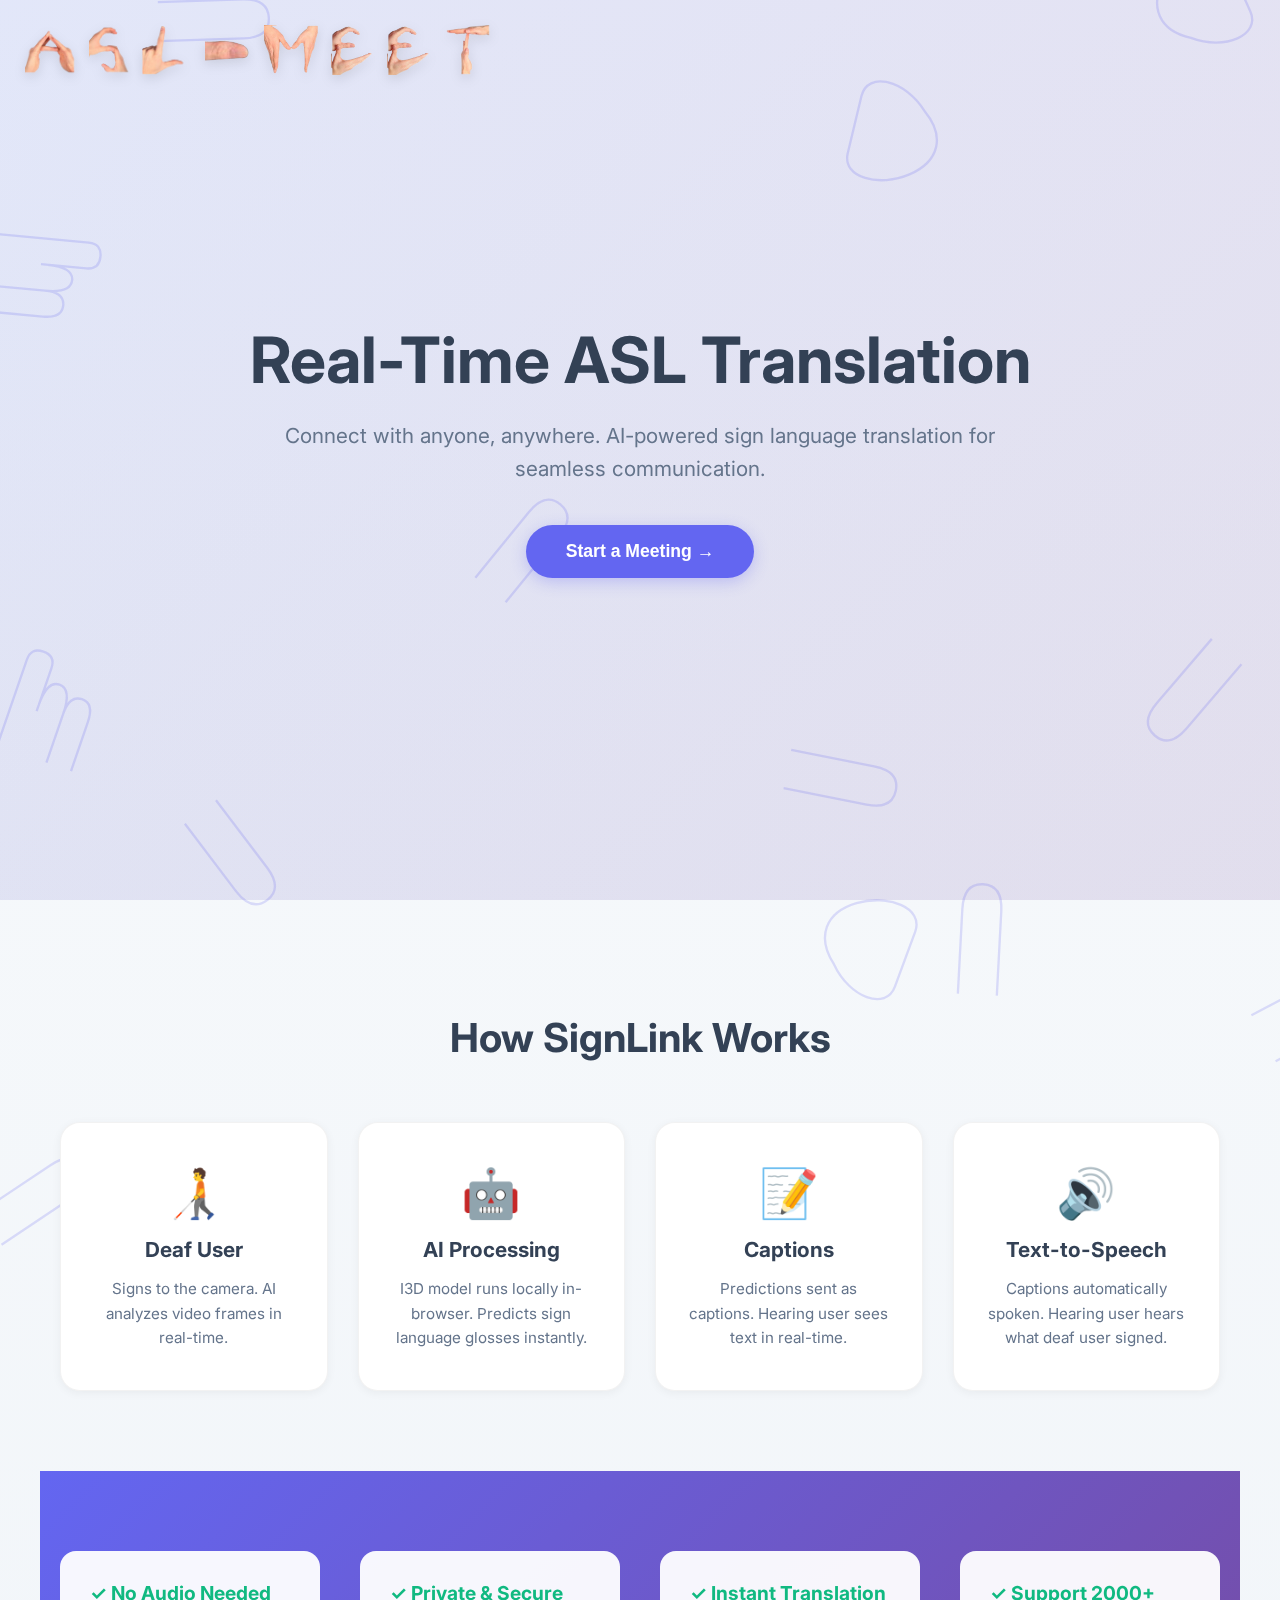
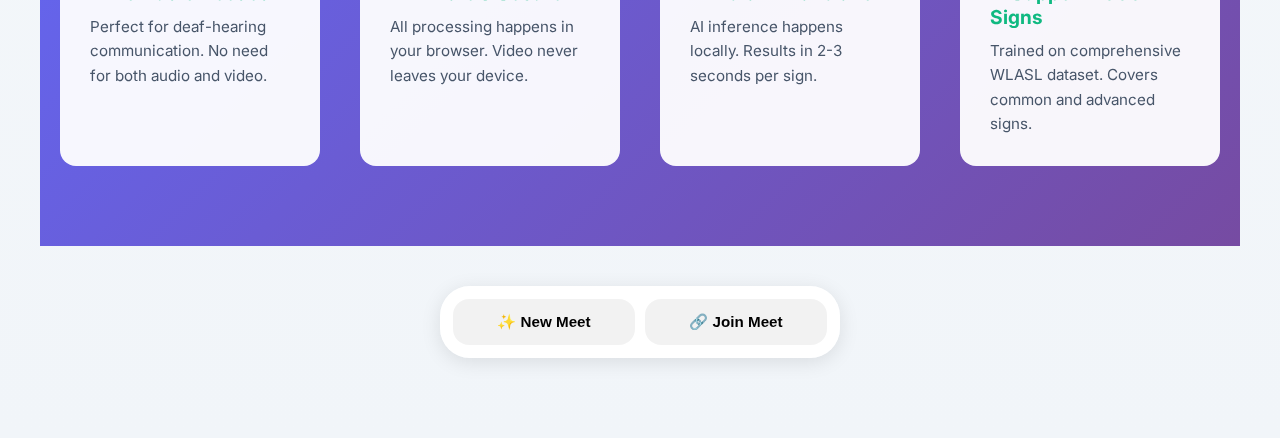
<file: index.html>
<!DOCTYPE html>
<html>
<head>
  <meta charset="UTF-8">
  <meta name="viewport" content="width=device-width, initial-scale=1.0">
  <title>SignLink - Real-time ASL Translation</title>
  <style>
    body { margin: 0; padding: 0; background: #0f0f0f; }
    .loading { 
      display: flex; 
      justify-content: center; 
      align-items: center; 
      height: 100vh; 
      color: white; 
      font-family: system-ui; 
      font-size: 20px;
    }
  </style>
</head>
<body>
  <div class="loading">Loading SignLink...</div>
  <script>
    // Redirect to home page
    setTimeout(() => {
      window.location.href = '/home/index.html';
    }, 100);
  </script>
</body>
</html>
</file>
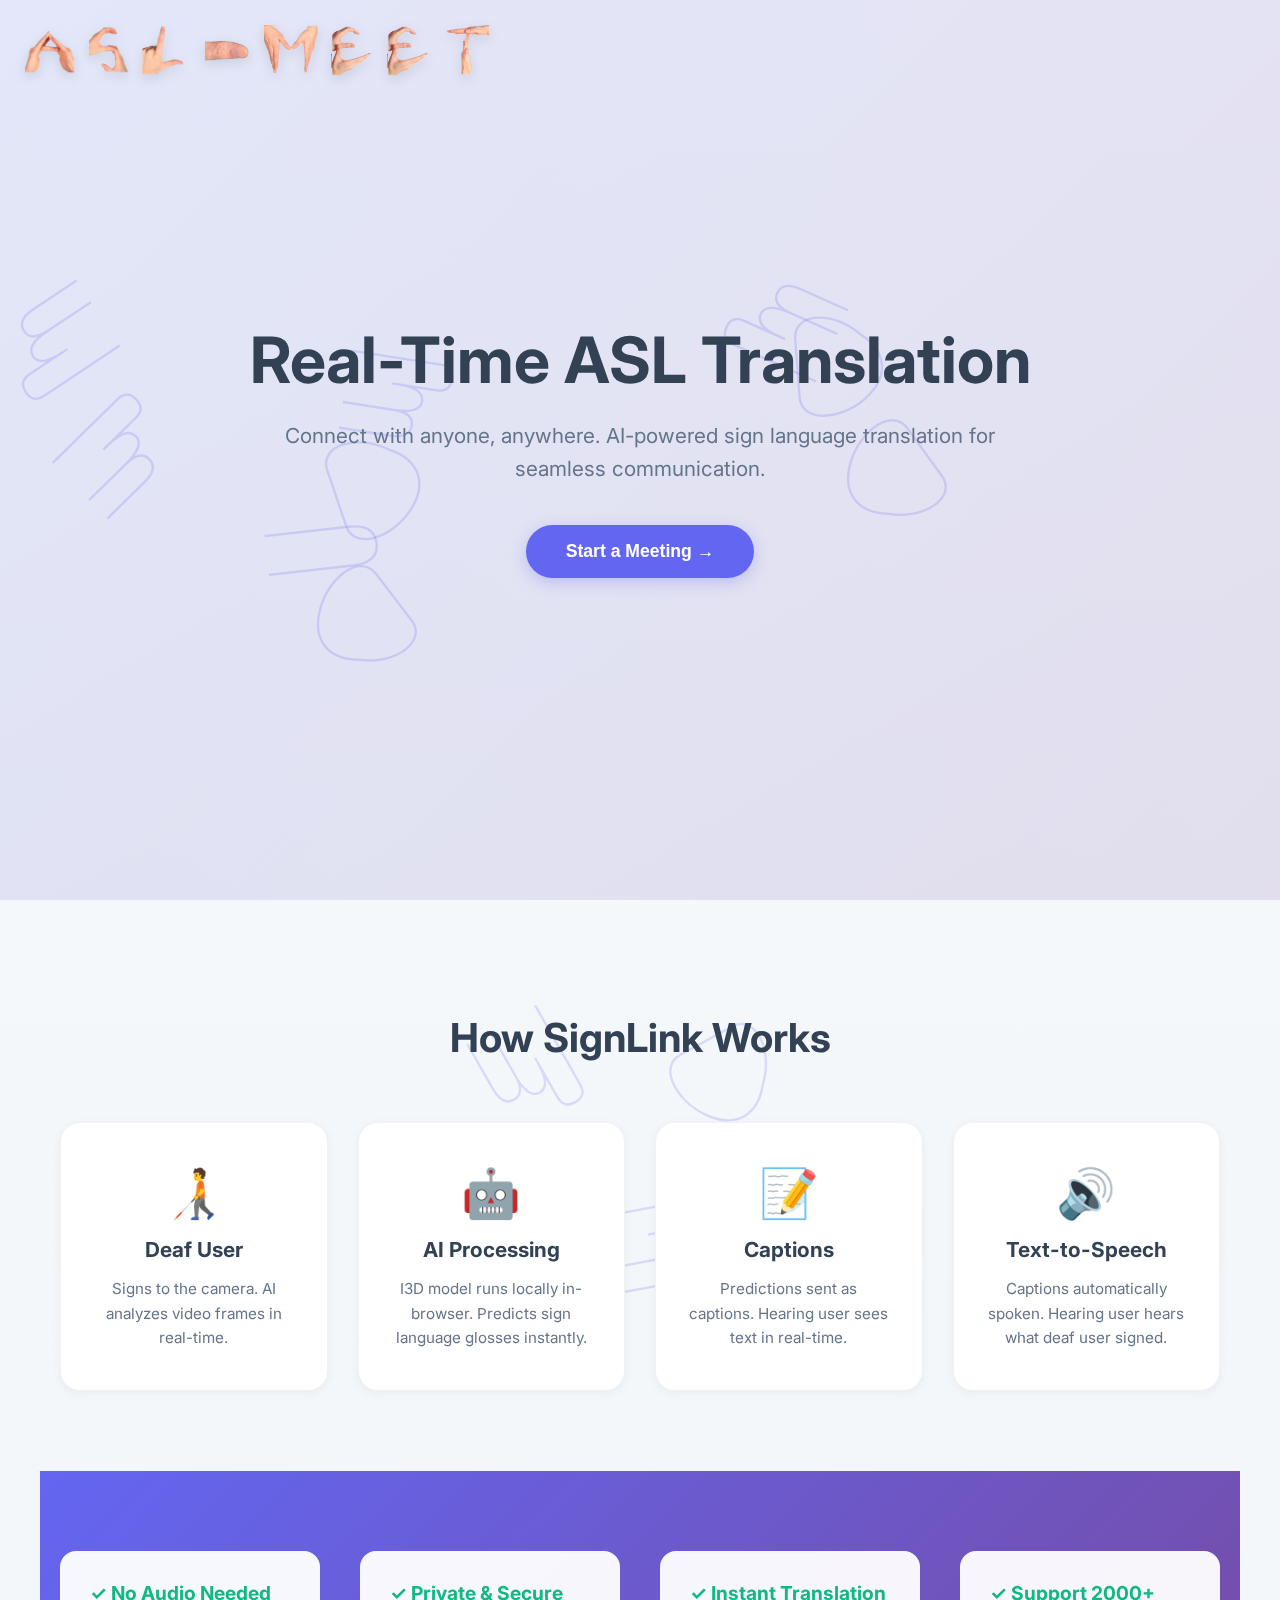
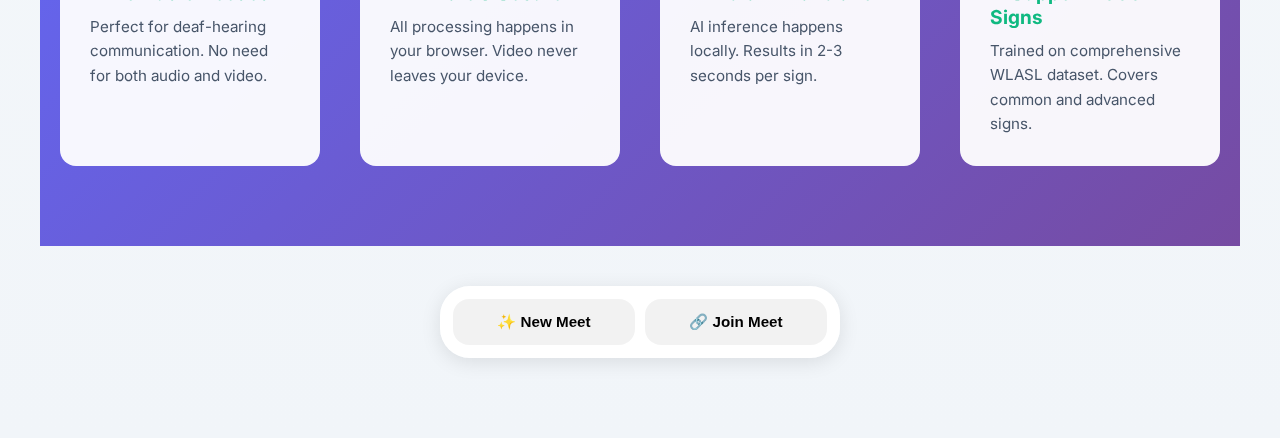
<file: home/index.html>
<!DOCTYPE html>
<html lang="en">
<head>
    <meta charset="UTF-8">
    <meta name="viewport" content="width=device-width, initial-scale=1.0">
    <title>SignLink | Real-time ASL Translation</title>
    <link rel="stylesheet" href="/home/style.css">
    <link href="https://fonts.googleapis.com/css2?family=Inter:wght@400;600;700&display=swap" rel="stylesheet">
</head>
<body>
    <div class="top-left-branding">
        <img src="/home/A.png">
        <img src="/home/S.png">
        <img src="/home/L.png">
        <img src="/home/Hyphen.png" style="height: 30px; transform: translateY(11px);">
        <img src="/home/M.png">
        <img src="/home/E.png">
        <img src="/home/E.png">
        <img src="/home/T.png">
    </div>

    <div class="bright-aurora"></div>
    <div class="hand-canvas" id="handCanvas"></div>

    <!-- Hero Section -->
    <div class="hero-section">
        <div class="hero-content">
            <h1 class="hero-title">Real-Time ASL Translation</h1>
            <p class="hero-subtitle">Connect with anyone, anywhere. AI-powered sign language translation for seamless communication.</p>
            <button class="cta-button hover-float" onclick="scrollToMeet()">Start a Meeting →</button>
        </div>
    </div>

    <!-- How It Works Section -->
    <div class="how-it-works">
        <h2>How SignLink Works</h2>
        <div class="features-grid">
            <div class="feature-card">
                <div class="feature-icon">🧑‍🦯</div>
                <h3>Deaf User</h3>
                <p>Signs to the camera. AI analyzes video frames in real-time.</p>
            </div>
            <div class="feature-card">
                <div class="feature-icon">🤖</div>
                <h3>AI Processing</h3>
                <p>I3D model runs locally in-browser. Predicts sign language glosses instantly.</p>
            </div>
            <div class="feature-card">
                <div class="feature-icon">📝</div>
                <h3>Captions</h3>
                <p>Predictions sent as captions. Hearing user sees text in real-time.</p>
            </div>
            <div class="feature-card">
                <div class="feature-icon">🔊</div>
                <h3>Text-to-Speech</h3>
                <p>Captions automatically spoken. Hearing user hears what deaf user signed.</p>
            </div>
        </div>
    </div>

    <!-- Key Benefits Section -->
    <div class="benefits-section">
        <div class="benefit-item">
            <h3>✓ No Audio Needed</h3>
            <p>Perfect for deaf-hearing communication. No need for both audio and video.</p>
        </div>
        <div class="benefit-item">
            <h3>✓ Private & Secure</h3>
            <p>All processing happens in your browser. Video never leaves your device.</p>
        </div>
        <div class="benefit-item">
            <h3>✓ Instant Translation</h3>
            <p>AI inference happens locally. Results in 2-3 seconds per sign.</p>
        </div>
        <div class="benefit-item">
            <h3>✓ Support 2000+ Signs</h3>
            <p>Trained on comprehensive WLASL dataset. Covers common and advanced signs.</p>
        </div>
    </div>

    <!-- Main Card for Meet Selection -->
    <div class="central-card" id="mainCard" style="margin-top: 40px;">
        <div class="tab-header">
            <button class="tab-btn hover-float" id="newTab" onclick="switchTab('new')">✨ New Meet</button>
            <button class="tab-btn hover-float" id="joinTab" onclick="switchTab('join')">🔗 Join Meet</button>
        </div>

        <div class="expansion-slot" id="expansionSlot">
            <div class="content-wrapper">
                <div class="input-group">
                    <label>Display Name</label>
                    <input type="text" id="userName" placeholder="Your name...">
                </div>

                <div id="newSection" class="flow-content hidden">
                    <label>Meeting ID</label>
                    <div class="id-container">
                        <span id="displayId">...</span>
                        <button class="circle-copy-btn hover-float" onclick="copyId()">
                            <svg viewBox="0 0 24 24" width="16" height="16" stroke="currentColor" stroke-width="3" fill="none"><rect x="9" y="9" width="13" height="13" rx="2" ry="2"></rect><path d="M5 15H4a2 2 0 0 1-2-2V4a2 2 0 0 1 2-2h9a2 2 0 0 1 2 2v1"></path></svg>
                        </button>
                    </div>
                </div>

                <div id="joinSection" class="flow-content hidden">
                    <label>Enter Code</label>
                    <input
                        type="text"
                        id="joinInput"
                        placeholder="XXXXXX"
                        maxlength="6"
                        oninput="this.value = this.value.toUpperCase()"
                        />
                </div>

                <div class="toggle-container">
                    <span>Deaf?</span>
                    <label class="switch">
                        <input type="checkbox" id="deafToggle">
                        <span class="slider round"></span>
                    </label>
                </div>

                <button class="main-submit-btn hover-float" id="submitBtn" onclick="handleFinalize()">Start Meeting</button>
            </div>
        </div>
    </div>

    <div id="toast-container" class="toast-container"></div>
    <script src="/home/script.js"></script>
</body>
</html>
</file>
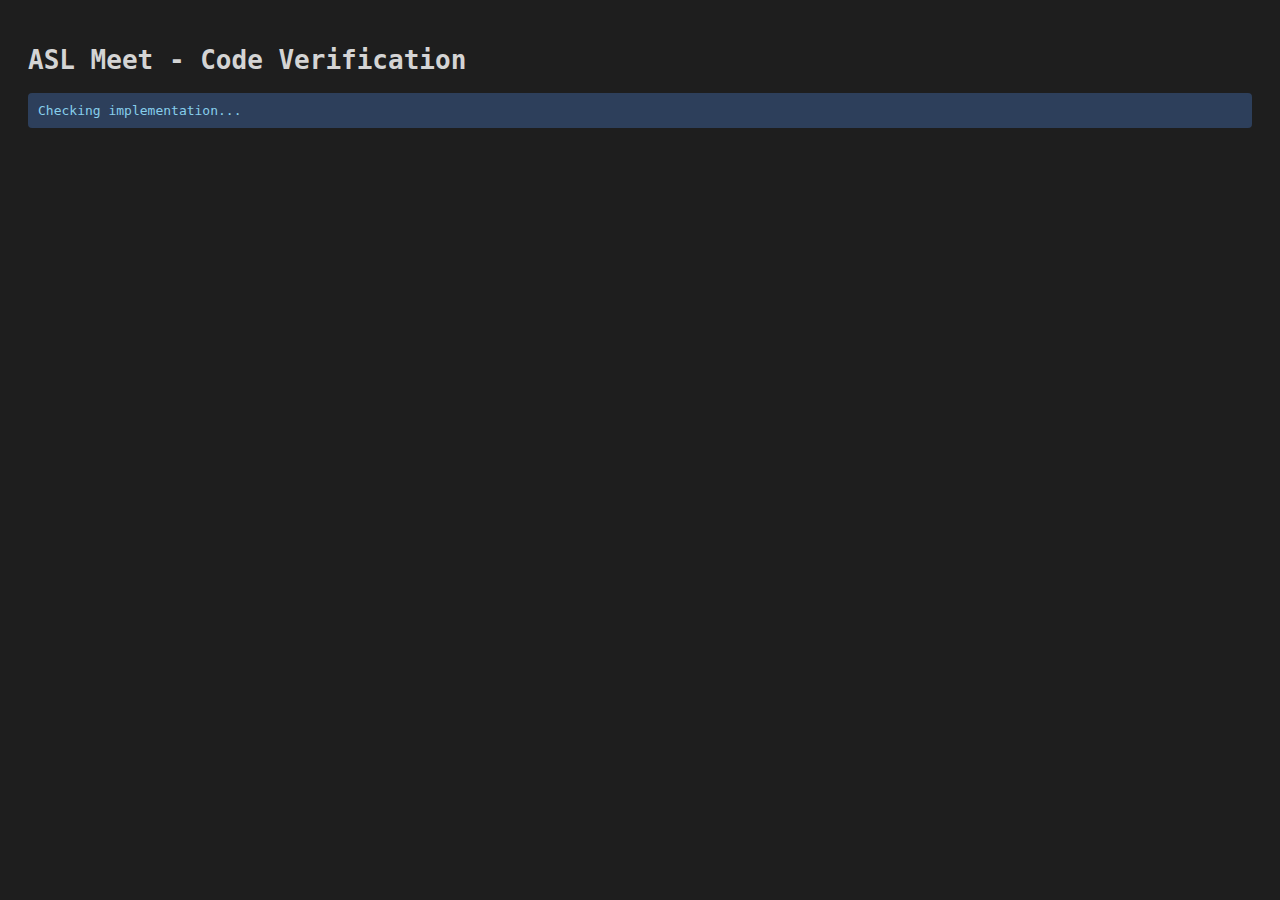
<file: meet/verify.html>
<!DOCTYPE html>
<html>
<head>
  <title>ASL Meet - Syntax Verification</title>
  <style>
    body {
      font-family: monospace;
      padding: 20px;
      background: #1e1e1e;
      color: #d4d4d4;
    }
    .result { margin: 10px 0; padding: 10px; border-radius: 4px; }
    .ok { background: #2d5b2d; color: #90ee90; }
    .error { background: #5b2d2d; color: #ff6b6b; }
    .info { background: #2d3f5b; color: #87ceeb; }
  </style>
</head>
<body>
  <h1>ASL Meet - Code Verification</h1>
  <div id="results"></div>

  <script>
    const results = document.getElementById('results');
    let passCount = 0;
    let failCount = 0;

    function log(message, type = 'info') {
      const div = document.createElement('div');
      div.className = `result ${type}`;
      div.textContent = message;
      results.appendChild(div);
      
      if (type === 'ok') passCount++;
      if (type === 'error') failCount++;
    }

    // Check if files are loaded
    log('Checking implementation...', 'info');

    // Check I3DInference class exists (will be checked when loaded)
    setTimeout(() => {
      if (typeof I3DInference !== 'undefined') {
        log('✓ I3DInference class defined', 'ok');
        
        // Check methods exist
        const methods = ['loadModel', 'addFrame', 'infer', 'getPredictions', 'getBufferFillPercentage', 'clearBuffer'];
        methods.forEach(method => {
          if (typeof I3DInference.prototype[method] === 'function') {
            log(`✓ I3DInference.${method}() exists`, 'ok');
          } else {
            log(`✗ I3DInference.${method}() missing`, 'error');
          }
        });
      } else {
        log('⚠ I3DInference not loaded yet', 'info');
      }

      // Check DOM elements
      const elements = ['local', 'remote', 'caption', 'myId', 'callBtn', 'peerId', 'inferenceBtn', 'bufferStatus', 'bufferPercentage'];
      elements.forEach(id => {
        if (document.getElementById(id)) {
          log(`✓ Element #${id} exists`, 'ok');
        }
      });

      // Summary
      log(`\nResults: ${passCount} passed, ${failCount} failed`, passCount > failCount ? 'ok' : 'error');
    }, 1000);
  </script>

  <!-- Load the modules -->
  <script src="i3d-inference.js"></script>
</body>
</html>
</file>
<file: home/style.css>
:root {
    --primary: #6366f1;
    --error: #f43f5e;
    --slate: #334155;
    --success: #10b981;
}

* { box-sizing: border-box; }
body { 
    margin: 0; 
    padding: 0;
    overflow-x: hidden;
    font-family: 'Inter', sans-serif;
    background: linear-gradient(180deg, #f8fafc 0%, #f1f5f9 100%);
}

.top-left-branding {
    position: fixed; top: 25px; left: 25px; display: flex; gap: 12px; z-index: 10;
}
.top-left-branding img { height: 50px; width: auto; filter: drop-shadow(0 4px 6px rgba(0,0,0,0.1)); }

.bright-aurora {
    position: fixed; top: 0; left: 0; width: 100%; height: 100vh; z-index: -3;
    background: linear-gradient(135deg, #667eea 0%, #764ba2 100%);
    opacity: 0.15;
}

.hand-canvas { position: fixed; top: -50%; right: -50%; width: 200%; height: 200%; z-index: -2; pointer-events: none; animation: diagonalMove 80s linear infinite; }
@keyframes diagonalMove { from { transform: translate(0, 0); } to { transform: translate(-20%, 20%); } }
.hand-outline { fill: none; stroke: rgba(99, 102, 241, 0.2); stroke-width: 1.8; width: 130px; height: 130px; }
.hand-item { position: absolute; }

/* Hero Section */
.hero-section {
    display: flex;
    align-items: center;
    justify-content: center;
    min-height: 100vh;
    padding: 40px 20px;
    text-align: center;
}

.hero-content {
    max-width: 800px;
    animation: fadeInUp 0.8s ease-out;
}

@keyframes fadeInUp {
    from {
        opacity: 0;
        transform: translateY(30px);
    }
    to {
        opacity: 1;
        transform: translateY(0);
    }
}

.hero-title {
    font-size: clamp(2.5rem, 8vw, 4rem);
    font-weight: 700;
    margin: 0 0 20px 0;
    color: var(--slate);
    line-height: 1.2;
}

.hero-subtitle {
    font-size: clamp(1rem, 2.5vw, 1.3rem);
    color: #64748b;
    margin: 0 0 40px 0;
    line-height: 1.6;
    font-weight: 400;
}

.cta-button {
    background: var(--primary);
    color: white;
    border: none;
    padding: 16px 40px;
    border-radius: 50px;
    font-size: 1.1rem;
    font-weight: 600;
    cursor: pointer;
    transition: all 0.3s ease;
    box-shadow: 0 4px 15px rgba(99, 102, 241, 0.3);
}

.cta-button:hover {
    transform: translateY(-2px);
    box-shadow: 0 8px 25px rgba(99, 102, 241, 0.4);
    background: #5558e3;
}

/* How It Works Section */
.how-it-works {
    padding: 80px 20px;
    max-width: 1200px;
    margin: 0 auto;
    text-align: center;
}

.how-it-works h2 {
    font-size: 2.5rem;
    font-weight: 700;
    margin-bottom: 60px;
    color: var(--slate);
}

.features-grid {
    display: grid;
    grid-template-columns: repeat(auto-fit, minmax(250px, 1fr));
    gap: 30px;
}

.feature-card {
    background: white;
    border-radius: 20px;
    padding: 40px 30px;
    box-shadow: 0 2px 10px rgba(0, 0, 0, 0.05);
    transition: all 0.3s ease;
    border: 1px solid rgba(0, 0, 0, 0.05);
}

.feature-card:hover {
    transform: translateY(-10px);
    box-shadow: 0 10px 30px rgba(99, 102, 241, 0.15);
}

.feature-icon {
    font-size: 3rem;
    margin-bottom: 15px;
}

.feature-card h3 {
    font-size: 1.3rem;
    font-weight: 700;
    margin: 15px 0;
    color: var(--slate);
}

.feature-card p {
    color: #64748b;
    font-size: 0.95rem;
    line-height: 1.6;
    margin: 0;
}

/* Benefits Section */
.benefits-section {
    background: linear-gradient(135deg, var(--primary) 0%, #764ba2 100%);
    padding: 80px 20px;
    display: grid;
    grid-template-columns: repeat(auto-fit, minmax(250px, 1fr));
    gap: 40px;
    max-width: 1200px;
    margin: 0 auto;
}

.benefit-item {
    background: rgba(255, 255, 255, 0.95);
    padding: 30px;
    border-radius: 16px;
    text-align: left;
}

.benefit-item h3 {
    font-size: 1.2rem;
    font-weight: 700;
    margin: 0 0 10px 0;
    color: var(--success);
}

.benefit-item p {
    color: #475569;
    margin: 0;
    font-size: 0.95rem;
    line-height: 1.6;
}

/* Central Card - Meet Selection */
.central-card {
    background: rgba(255, 255, 255, 0.95);
    backdrop-filter: blur(25px);
    border-radius: 30px;
    border: 1px solid rgba(255, 255, 255, 0.8);
    max-width: 400px;
    margin: 60px auto 80px;
    box-shadow: 0 4px 20px rgba(0, 0, 0, 0.1);
}

.tab-header { display: flex; padding: 12px; gap: 10px; }
.tab-btn { 
    flex: 1; 
    padding: 14px; 
    border: none; 
    border-radius: 16px; 
    font-weight: 700; 
    cursor: pointer; 
    background: rgba(0,0,0,0.05);
    font-size: 0.95rem;
    transition: all 0.3s ease;
}
.tab-btn.active { 
    background: var(--primary); 
    color: white;
    box-shadow: 0 4px 12px rgba(99, 102, 241, 0.3);
}

.expansion-slot { 
    max-height: 0; 
    opacity: 0; 
    overflow: hidden; 
    transition: 0.5s cubic-bezier(0.4, 0, 0.2, 1); 
}
.expansion-slot.expanded { 
    max-height: 600px; 
    opacity: 1; 
}

.content-wrapper { 
    padding: 24px; 
    display: flex; 
    flex-direction: column; 
    gap: 18px; 
}

.input-group label {
    display: block;
    font-weight: 600;
    color: var(--slate);
    margin-bottom: 8px;
    font-size: 0.9rem;
}

input { 
    width: 100%; 
    padding: 12px 14px; 
    border-radius: 12px; 
    border: 1px solid #e2e8f0; 
    outline: none; 
    font-size: 0.95rem;
    transition: all 0.2s ease;
}

input:focus {
    border-color: var(--primary);
    box-shadow: 0 0 0 3px rgba(99, 102, 241, 0.1);
}

.main-submit-btn { 
    background: var(--primary); 
    color: white; 
    border: none; 
    padding: 14px; 
    border-radius: 12px; 
    font-weight: 700; 
    cursor: pointer;
    font-size: 0.95rem;
    transition: all 0.3s ease;
    margin-top: 10px;
}

.main-submit-btn:hover {
    background: #5558e3;
    box-shadow: 0 4px 12px rgba(99, 102, 241, 0.3);
    transform: translateY(-2px);
}

.toggle-container { 
    display: flex; 
    align-items: center; 
    justify-content: space-between; 
    padding: 10px 5px; 
    font-weight: 600; 
    color: var(--slate); 
}

.switch { position: relative; display: inline-block; width: 46px; height: 24px; }
.switch input { opacity: 0; width: 0; height: 0; }
.slider { position: absolute; cursor: pointer; top: 0; left: 0; right: 0; bottom: 0; background-color: #cbd5e1; transition: .4s; border-radius: 34px; }
.slider:before { position: absolute; content: ""; height: 18px; width: 18px; left: 3px; bottom: 3px; background-color: white; transition: .4s; border-radius: 50%; }
input:checked + .slider { background-color: var(--primary); }
input:checked + .slider:before { transform: translateX(22px); }

/* Toast Notifications */
.toast-container { position: fixed; bottom: 30px; right: 30px; display: flex; flex-direction: column; gap: 12px; z-index: 1000; }
.toast { 
    min-width: 280px; 
    padding: 16px 22px; 
    border-radius: 12px; 
    color: white; 
    font-weight: 600; 
    box-shadow: 0 10px 30px rgba(0,0,0,0.1); 
    animation: slideIn 0.4s forwards;
}

.toast { background: var(--primary); }
.toast.error { background: var(--error); }
.toast.success { background: var(--success); }

.disintegrate { animation: staticFade 1s ease-out forwards !important; }

@keyframes staticFade {
    0% { opacity: 1; filter: brightness(1) blur(0px); transform: scale(1); }
    20% { opacity: 0.8; filter: brightness(1.5) blur(1px); transform: translate(3px, -2px); }
    40% { opacity: 0.6; filter: brightness(2) contrast(3) blur(3px); transform: translate(-3px, 3px); }
    60% { opacity: 0.4; filter: brightness(4) blur(6px); transform: translate(4px, -4px); }
    80% { opacity: 0.2; filter: brightness(8) blur(12px); transform: scale(0.95); }
    100% { opacity: 0; filter: brightness(10) blur(20px); transform: scale(0.9); }
}

@keyframes slideIn { from { transform: translateX(120%); } to { transform: translateX(0); } }

.hover-float { transition: transform 0.8s cubic-bezier(0.2, 1, 0.2, 1), box-shadow 0.6s ease; }
.hover-float:hover { transform: translateY(-10px); box-shadow: 0 15px 30px rgba(0,0,0,0.1); }

.hidden { display: none !important; }

.id-container { 
    background: #f8fafc; 
    border: 1px dashed #cbd5e1; 
    border-radius: 12px; 
    padding: 12px 16px; 
    display: flex; 
    justify-content: space-between; 
    align-items: center; 
    font-family: monospace;
    font-weight: 700;
    color: var(--primary);
    font-size: 1.1rem;
}

.circle-copy-btn { 
    width: 38px; 
    height: 38px; 
    border-radius: 50%; 
    border: none; 
    cursor: pointer; 
    background: white;
    display: flex; 
    align-items: center; 
    justify-content: center;
    color: var(--primary);
    transition: all 0.2s ease;
}

.circle-copy-btn:hover {
    background: var(--primary);
    color: white;
}

/* Responsive Design */
@media (max-width: 768px) {
    .hero-section {
        min-height: 80vh;
        padding: 40px 20px;
    }
    
    .hero-title {
        font-size: 2rem;
    }
    
    .hero-subtitle {
        font-size: 1rem;
    }
    
    .how-it-works {
        padding: 60px 20px;
    }
    
    .benefits-section {
        padding: 60px 20px;
        gap: 20px;
    }
    
    .central-card {
        margin: 40px 20px 60px;
        max-width: 100%;
    }
}
</file>
